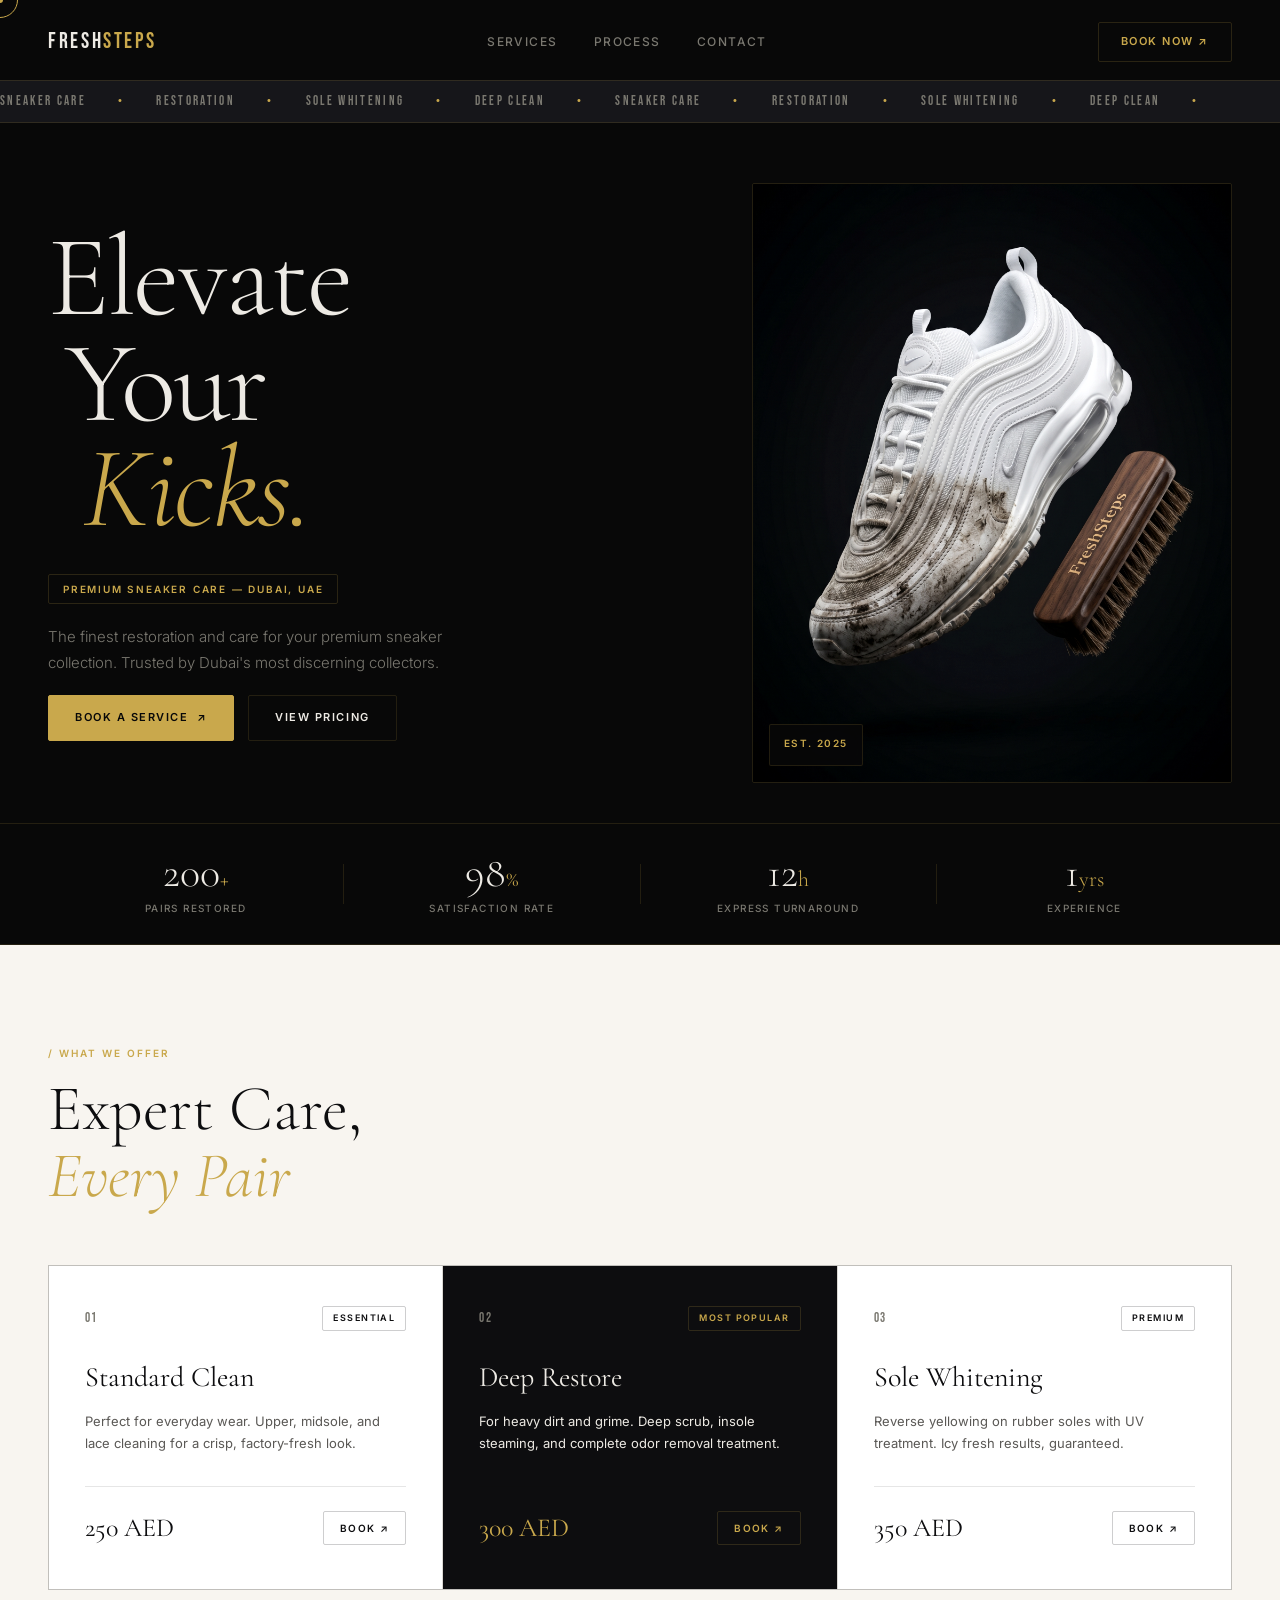
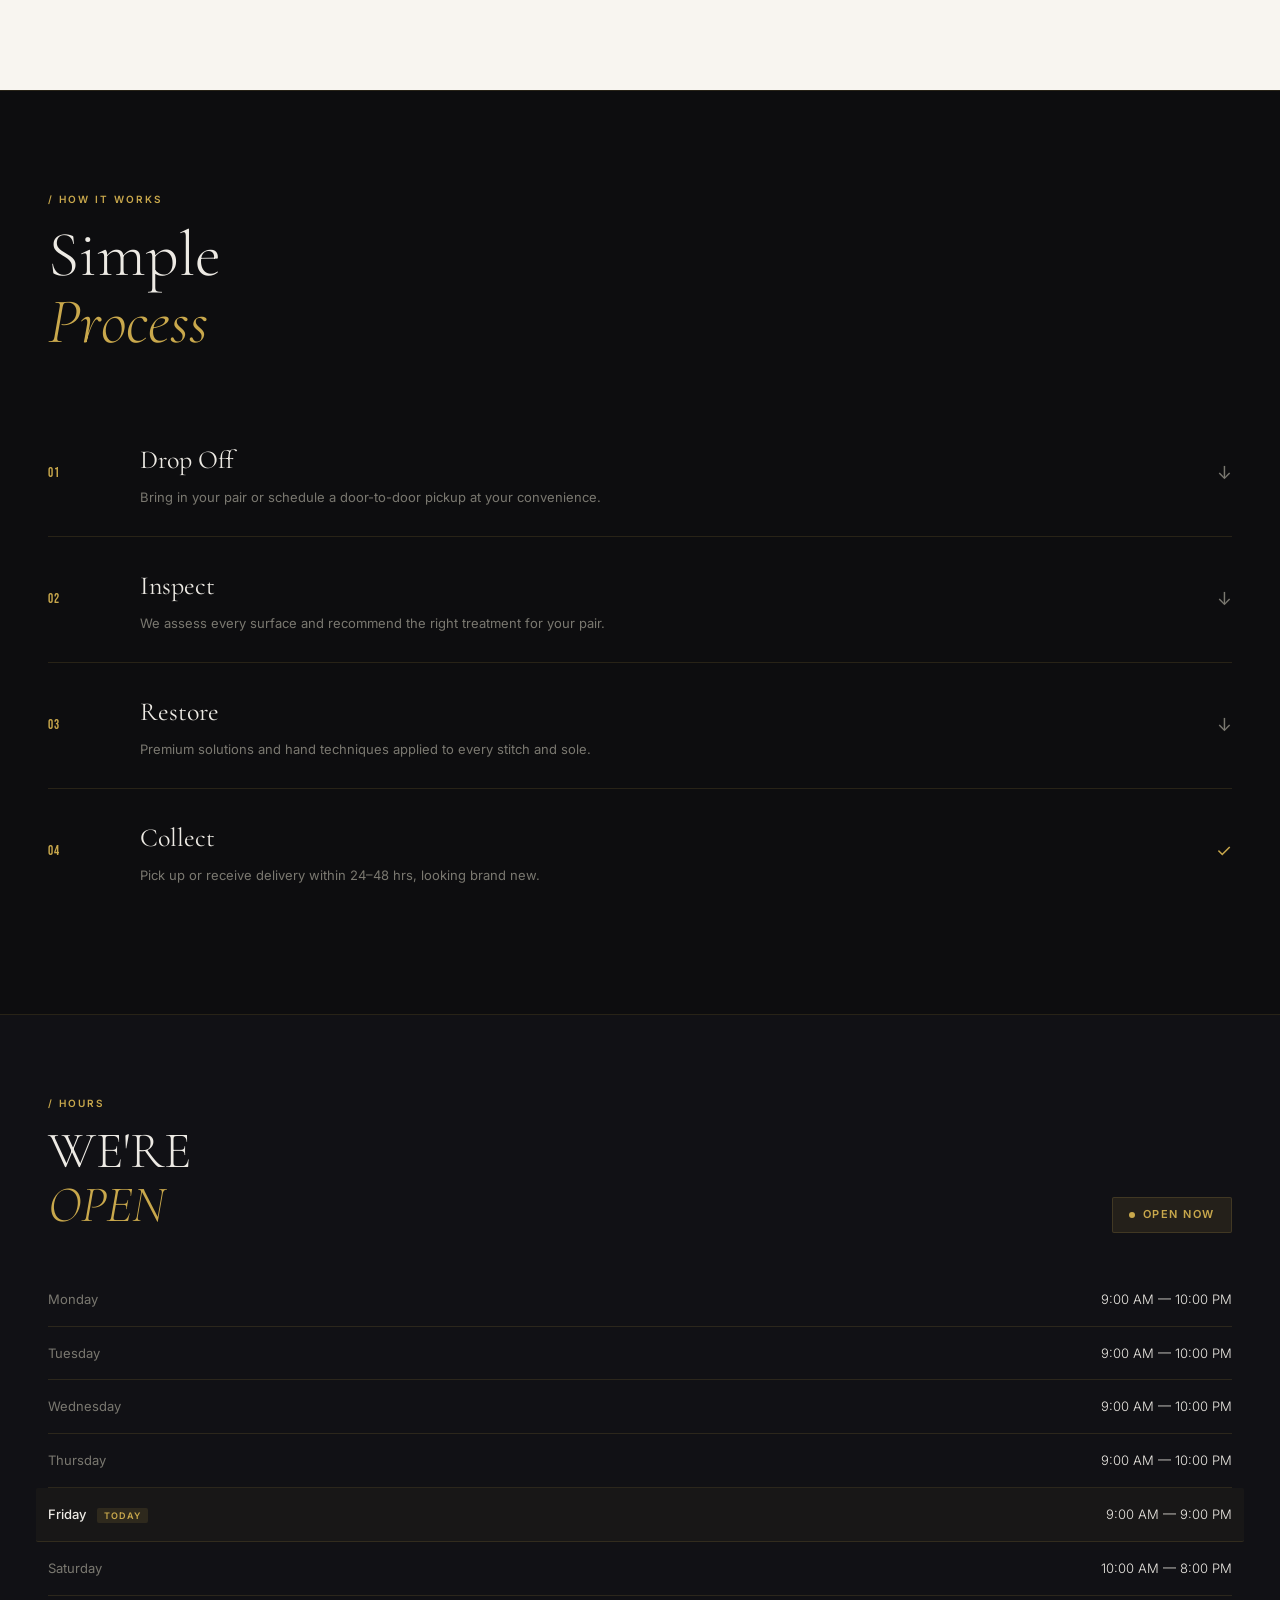
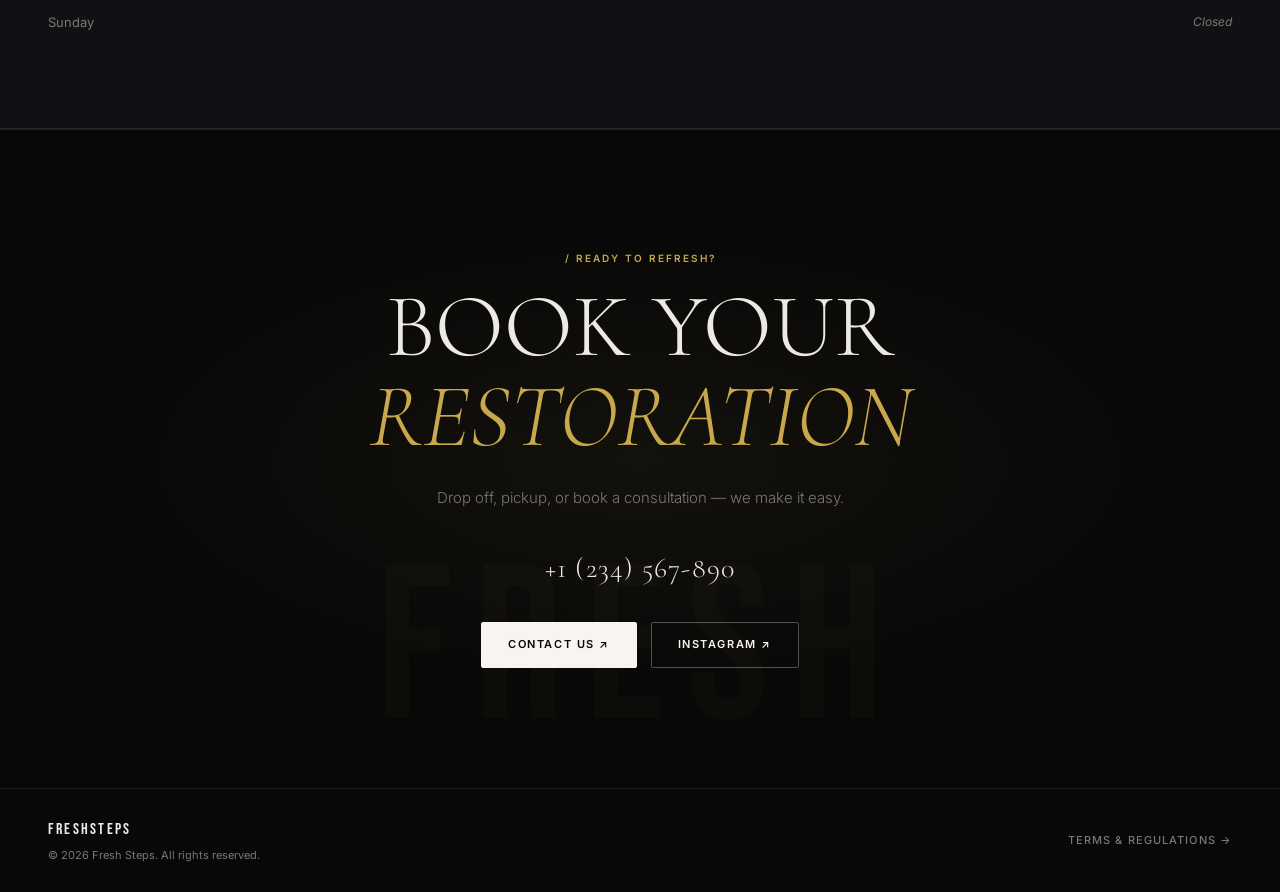
<file: index.html>
<!DOCTYPE html>
<html lang="en">
<head>
    <meta charset="UTF-8">
    <meta name="viewport" content="width=device-width, initial-scale=1.0">
    <title>FreshSteps | Premium Sneaker Care</title>
    <link rel="stylesheet" href="style.css">
    <link href="https://fonts.googleapis.com/css2?family=Cormorant+Garamond:ital,wght@0,300;0,400;0,500;0,600;1,300;1,400&family=Inter:wght@300;400;500;600&family=Bebas+Neue&display=swap" rel="stylesheet">
</head>
<body>

    <div class="cursor" id="cursor"></div>
    <div class="cursor-dot" id="cursorDot"></div>

    <!-- Navigation -->
    <header class="navbar" id="navbar">
        <div class="logo">FRESH<span>STEPS</span></div>
        <nav class="nav-links">
            <a href="#services">Services</a>
            <a href="#process">Process</a>
            <a href="#contact">Contact</a>
        </nav>
        <a href="#contact" class="nav-btn">Book Now <span class="btn-arrow">↗</span></a>
    </header>

    <main>

        <!-- Hero -->
        <section class="hero">
            <div class="hero-marquee-top">
                <div class="marquee-track">
                    <span>SNEAKER CARE</span><span class="dot">•</span>
                    <span>RESTORATION</span><span class="dot">•</span>
                    <span>SOLE WHITENING</span><span class="dot">•</span>
                    <span>DEEP CLEAN</span><span class="dot">•</span>
                    <span>SNEAKER CARE</span><span class="dot">•</span>
                    <span>RESTORATION</span><span class="dot">•</span>
                    <span>SOLE WHITENING</span><span class="dot">•</span>
                    <span>DEEP CLEAN</span><span class="dot">•</span>
                </div>
            </div>

            <div class="hero-body">
                <div class="hero-left">
                    <h1 class="hero-title">
                    <span class="line-1">Elevate</span>
                    <span class="line-2">Your</span>
                    <span class="line-3"><em>Kicks.</em></span>
                    </h1>
                    <div class="hero-sub-row">
                    <div class="hero-tag-pill">Premium Sneaker Care — Dubai, UAE</div>
                    <p class="hero-desc">The finest restoration and care for your premium sneaker collection. Trusted by Dubai's most discerning collectors.</p>
                    <div class="hero-btns">
                    <a href="#contact" class="btn btn-primary">Book a Service <span>↗</span></a>
                    <a href="#services" class="btn btn-ghost">View Pricing</a>
                    </div>
                    </div>
                </div>
                <div class="hero-right">
                    <div class="hero-img-wrap">
                    <img src="images/AM97TWT.jpeg" alt="Premium Sneakers" />
                    <div class="hero-img-tag">
                    <span class="tag-label">Est. 2025</span>
                    <span class="tag-rating"></span>
                    </div>
                    </div>
                </div>
            </div>

            <div class="hero-stats">
                <div class="stat-item">
                    <div class="stat-val">200<span>+</span></div>
                    <div class="stat-lbl">Pairs Restored</div>
                </div>
                <div class="stat-divider"></div>
                <div class="stat-item">
                    <div class="stat-val">98<span>%</span></div>
                    <div class="stat-lbl">Satisfaction Rate</div>
                </div>
                <div class="stat-divider"></div>
                <div class="stat-item">
                    <div class="stat-val">12<span>h</span></div>
                    <div class="stat-lbl">Express Turnaround</div>
                </div>
                <div class="stat-divider"></div>
                <div class="stat-item">
                    <div class="stat-val">1<span>yrs</span></div>
                    <div class="stat-lbl">Experience</div>
                </div>
            </div>
        </section>

        <!-- Services -->
        <section id="services" class="services-section">
            <div class="section-header">
                <span class="eyebrow">/ What we offer</span>
                <h2 class="section-title">Expert Care,<br><em>Every Pair</em></h2>
            </div>

            <div class="services-grid">
                <div class="service-card">
                    <div class="service-inner">
                    <div class="service-top">
                    <span class="service-num">01</span>
                    <span class="service-tag">Essential</span>
                    </div>
                    <h3>Standard Clean</h3>
                    <p>Perfect for everyday wear. Upper, midsole, and lace cleaning for a crisp, factory-fresh look.</p>
                    </div>
                    <div class="service-footer">
                    <span class="price">250 AED</span>
                    <a href="#contact" class="service-cta">Book ↗</a>
                    </div>
                </div>

                <div class="service-card featured-card">
                    <div class="service-inner">
                    <div class="service-top">
                    <span class="service-num">02</span>
                    <span class="service-tag featured-tag">Most Popular</span>
                    </div>
                    <h3>Deep Restore</h3>
                    <p>For heavy dirt and grime. Deep scrub, insole steaming, and complete odor removal treatment.</p>
                    </div>
                    <div class="service-footer">
                    <span class="price">300 AED</span>
                    <a href="#contact" class="service-cta">Book ↗</a>
                    </div>
                </div>

                <div class="service-card">
                    <div class="service-inner">
                    <div class="service-top">
                    <span class="service-num">03</span>
                    <span class="service-tag">Premium</span>
                    </div>
                    <h3>Sole Whitening</h3>
                    <p>Reverse yellowing on rubber soles with UV treatment. Icy fresh results, guaranteed.</p>
                    </div>
                    <div class="service-footer">
                    <span class="price">350 AED</span>
                    <a href="#contact" class="service-cta">Book ↗</a>
                    </div>
                </div>
            </div>
        </section>

        <!-- Process -->
        <section id="process" class="process-section">
            <div class="section-header light">
                <span class="eyebrow">/ How it works</span>
                <h2 class="section-title">Simple<br><em>Process</em></h2>
            </div>

            <div class="process-list">
                <div class="process-item">
                    <span class="process-num">01</span>
                    <div class="process-content">
                    <h3>Drop Off</h3>
                    <p>Bring in your pair or schedule a door-to-door pickup at your convenience.</p>
                    </div>
                    <div class="process-icon">↓</div>
                </div>
                <div class="process-item">
                    <span class="process-num">02</span>
                    <div class="process-content">
                    <h3>Inspect</h3>
                    <p>We assess every surface and recommend the right treatment for your pair.</p>
                    </div>
                    <div class="process-icon">↓</div>
                </div>
                <div class="process-item">
                    <span class="process-num">03</span>
                    <div class="process-content">
                    <h3>Restore</h3>
                    <p>Premium solutions and hand techniques applied to every stitch and sole.</p>
                    </div>
                    <div class="process-icon">↓</div>
                </div>
                <div class="process-item last">
                    <span class="process-num">04</span>
                    <div class="process-content">
                    <h3>Collect</h3>
                    <p>Pick up or receive delivery within 24–48 hrs, looking brand new.</p>
                    </div>
                    <div class="process-icon done">✓</div>
                </div>
            </div>
        </section>

        <!-- Hours -->
        <section id="hours" class="hours-section">
            <div class="hours-header">
                <div>
                    <span class="eyebrow">/ Hours</span>
                    <h2 class="hours-title">WE'RE<br><em>OPEN</em></h2>
                </div>
                <div class="hours-status" id="hoursStatus"></div>
            </div>
            <div class="hours-grid" id="hoursGrid"></div>
        </section>

        <!-- Contact / CTA -->
        <section id="contact" class="contact-section">
            <div class="contact-inner">
                <span class="eyebrow light-eye">/ Ready to refresh?</span>
                <h2 class="contact-title">BOOK YOUR<br><em>RESTORATION</em></h2>
                <p class="contact-sub">Drop off, pickup, or book a consultation — we make it easy.</p>
                <div class="phone-row">
                    <a class="phone-link">+1 (234) 567-890</a>
                </div>
                <div class="contact-btns">
                    <a href="https://m.me/yourpage" target="_blank" class="btn btn-white">Contact Us ↗</a>
                    <a href="https://wa.me/1234567890" target="_blank" class="btn btn-outline-white">Instagram ↗</a>
                </div>
            </div>
            <div class="contact-bg-text">FRESH</div>
        </section>

    </main>

    <footer class="footer">
        <div class="footer-left">
            <div class="footer-logo">FRESHSTEPS</div>
            <p class="footer-copy">&copy; <span id="year"></span> Fresh Steps. All rights reserved.</p>
        </div>
        <a href="terms.html" class="footer-terms">Terms &amp; Regulations →</a>
    </footer>

    <script src="script.js"></script>
    <script>
        const hoursData = [
            { day: 'Monday',    open: '09:00', close: '22:00' },
            { day: 'Tuesday',   open: '09:00', close: '22:00' },
            { day: 'Wednesday', open: '09:00', close: '22:00' },
            { day: 'Thursday',  open: '09:00', close: '22:00' },
            { day: 'Friday',    open: '09:00', close: '21:00' },
            { day: 'Saturday',  open: '10:00', close: '20:00' },
            { day: 'Sunday',    open: null,    close: null     },
        ];
        const now = new Date();
        const todayIdx = (now.getDay() + 6) % 7;
        const curMins = now.getHours() * 60 + now.getMinutes();
        const toMins = t => { const [h,m] = t.split(':').map(Number); return h*60+m; };
        const fmtTime = t => { const [h,m] = t.split(':').map(Number); const ap = h>=12?'PM':'AM'; return `${h%12||12}:${String(m).padStart(2,'0')} ${ap}`; };
        const hGrid = document.getElementById('hoursGrid');
        hoursData.forEach((h, i) => {
            const isToday = i === todayIdx;
            const row = document.createElement('div');
            row.className = 'hours-row' + (isToday ? ' today' : '');
            if (h.open) {
                row.innerHTML = `<span class="hours-day">${h.day}${isToday ? ' <span class="today-badge">Today</span>' : ''}</span><span class="hours-time">${fmtTime(h.open)} — ${fmtTime(h.close)}</span>`;
            } else {
                row.innerHTML = `<span class="hours-day">${h.day}${isToday ? ' <span class="today-badge">Today</span>' : ''}</span><span class="hours-closed">Closed</span>`;
            }
            hGrid.appendChild(row);
        });
        const todayH = hoursData[todayIdx];
        const statusEl = document.getElementById('hoursStatus');
        const isOpen = todayH.open && curMins >= toMins(todayH.open) && curMins < toMins(todayH.close);
        statusEl.className = 'hours-status ' + (isOpen ? 'status-open' : 'status-closed');
        statusEl.innerHTML = `<span class="status-dot ${isOpen ? 'dot-open' : 'dot-closed'}"></span>${isOpen ? 'Open Now' : 'Closed'}`;

        const cursor = document.getElementById('cursor');
        const dot = document.getElementById('cursorDot');
        let mx = 0, my = 0, cx = 0, cy = 0;
        document.addEventListener('mousemove', e => { mx = e.clientX; my = e.clientY; dot.style.transform = `translate(${mx}px,${my}px)`; });
        const lerp = (a, b, n) => a + (b - a) * n;
        (function loop() {
            cx = lerp(cx, mx, 0.12); cy = lerp(cy, my, 0.12);
            cursor.style.transform = `translate(${cx}px,${cy}px)`;
            requestAnimationFrame(loop);
        })();

        window.addEventListener('scroll', () => {
            document.getElementById('navbar').classList.toggle('scrolled', window.scrollY > 60);
        });

        const observer = new IntersectionObserver(entries => {
            entries.forEach((e, i) => {
                if (e.isIntersecting) { 
                    setTimeout(() => e.target.classList.add('visible'), e.target.dataset.delay || 0);
                }
            });
        }, { threshold: 0.1 });
        document.querySelectorAll('.service-card, .process-item, .stat-item').forEach((el, i) => {
            el.dataset.delay = i * 80;
            observer.observe(el);
        });
    </script>
</body>
</html>
</file>
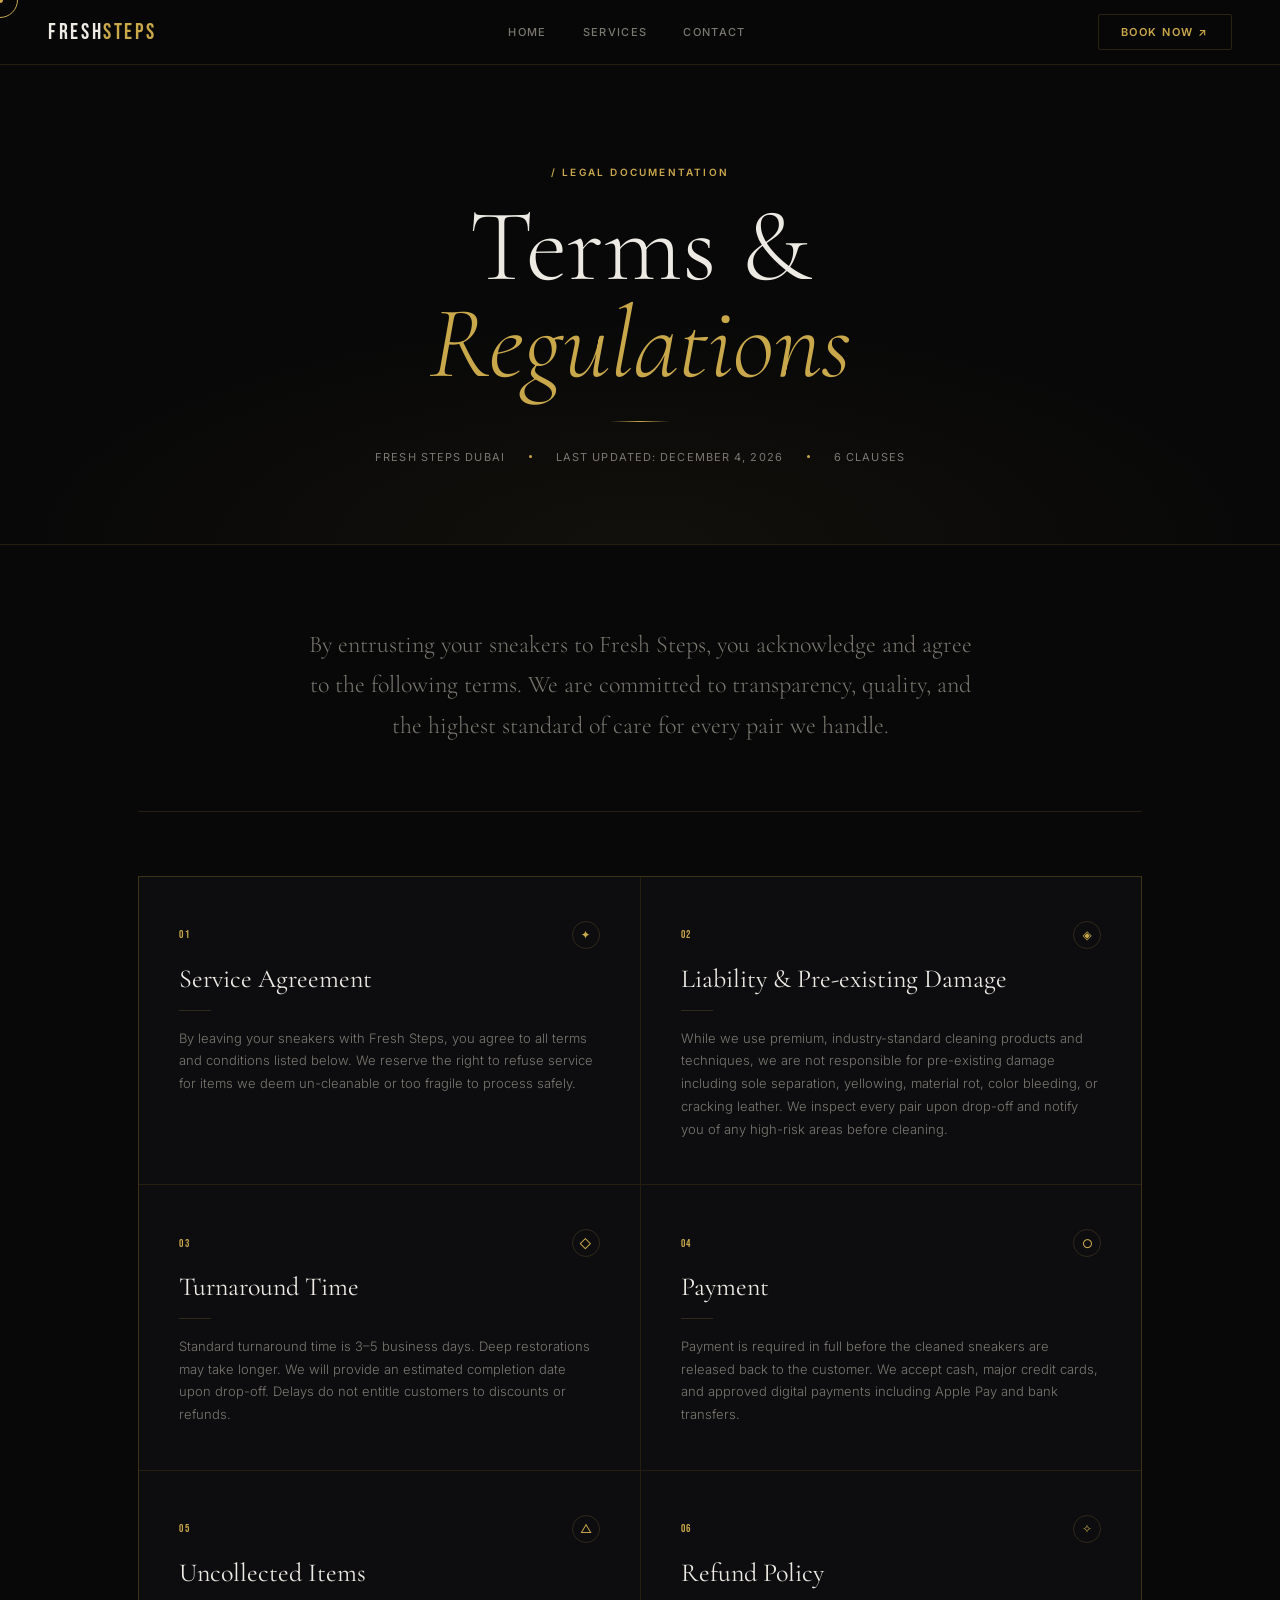
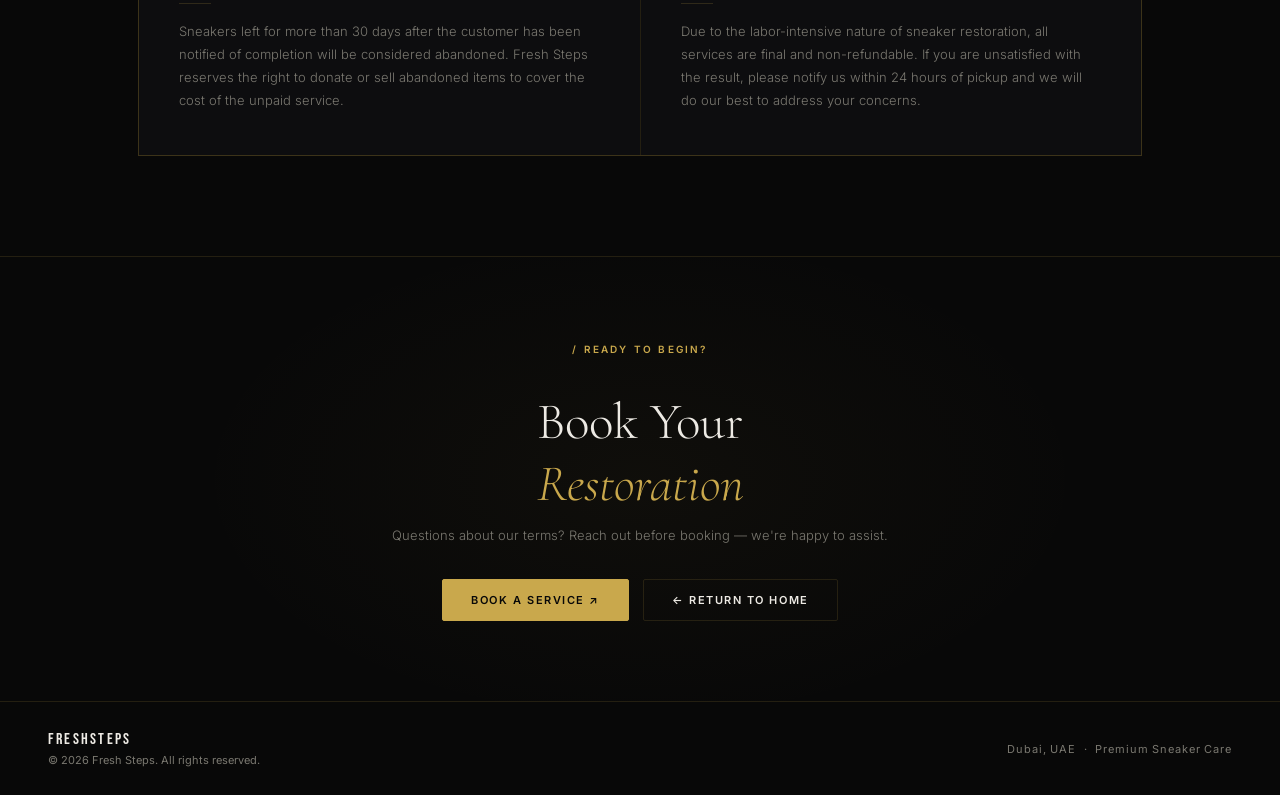
<file: terms.html>
<!DOCTYPE html>
<html lang="en">
<head>
    <meta charset="UTF-8">
    <meta name="viewport" content="width=device-width, initial-scale=1.0">
    <title>FreshSteps | Terms & Regulations</title>
    <link href="https://fonts.googleapis.com/css2?family=Cormorant+Garamond:ital,wght@0,300;0,400;0,500;0,600;1,300;1,400&family=Inter:wght@300;400;500;600&family=Bebas+Neue&display=swap" rel="stylesheet">
    <style>
        *, *::before, *::after { box-sizing: border-box; margin: 0; padding: 0; }

        :root {
            --gold:       #C9A84C;
            --gold-light: #E2C47A;
            --gold-dim:   rgba(201,168,76,0.18);
            --bg:         #080808;
            --bg-2:       #0D0D0F;
            --surface:    #16161A;
            --off-white:  #F8F5F0;
            --text:       #EDEAE4;
            --text-muted: #7A7870;
            --border:     rgba(201,168,76,0.14);
            --serif:      'Cormorant Garamond', Georgia, serif;
            --sans:       'Inter', system-ui, sans-serif;
            --display:    'Bebas Neue', sans-serif;
        }

        html { scroll-behavior: smooth; }

        body {
            font-family: var(--sans);
            background: var(--bg);
            color: var(--text);
            overflow-x: hidden;
            cursor: none;
            -webkit-font-smoothing: antialiased;
        }

        /* CURSOR */
        .cursor {
            position: fixed; top: -18px; left: -18px;
            width: 36px; height: 36px;
            border: 1.5px solid var(--gold);
            border-radius: 50%;
            pointer-events: none; z-index: 9999;
            transition: transform 0.08s;
        }
        .cursor-dot {
            position: fixed; top: -3px; left: -3px;
            width: 6px; height: 6px;
            background: var(--gold);
            border-radius: 50%;
            pointer-events: none; z-index: 10000;
        }

        /* NAVBAR */
        .navbar {
            position: fixed; top: 0; left: 0; right: 0; z-index: 100;
            display: flex; align-items: center; justify-content: space-between;
            padding: 14px 48px;
            background: rgba(8,8,8,0.92);
            backdrop-filter: blur(18px);
            border-bottom: 1px solid var(--border);
        }
        .logo { font-family: var(--display); font-size: 22px; letter-spacing: 0.12em; color: var(--text); text-decoration: none; }
        .logo span { color: var(--gold); }
        .nav-links { display: flex; gap: 36px; }
        .nav-links a {
            font-size: 11px; font-weight: 500; letter-spacing: 0.12em;
            text-transform: uppercase; color: var(--text-muted);
            text-decoration: none; transition: color 0.2s;
        }
        .nav-links a:hover { color: var(--gold); }
        .nav-btn {
            font-size: 11px; font-weight: 600; letter-spacing: 0.14em;
            text-transform: uppercase; color: var(--gold);
            border: 1px solid var(--gold-dim); padding: 10px 22px;
            border-radius: 2px; text-decoration: none;
            transition: background 0.2s, color 0.2s;
        }
        .nav-btn:hover { background: var(--gold); color: var(--bg); }

        /* HERO HEADER */
        .legal-hero {
            padding: 160px 48px 80px;
            text-align: center;
            background: var(--bg);
            border-bottom: 1px solid var(--border);
            position: relative;
            overflow: hidden;
        }
        .legal-hero::before {
            content: '';
            position: absolute; inset: 0;
            background: radial-gradient(ellipse 70% 60% at 50% 100%, rgba(201,168,76,0.05) 0%, transparent 70%);
            pointer-events: none;
        }
        .legal-hero-inner { position: relative; z-index: 1; }
        .eyebrow {
            display: inline-block;
            font-size: 10px; font-weight: 600; letter-spacing: 0.22em;
            text-transform: uppercase; color: var(--gold);
            margin-bottom: 20px;
        }
        .legal-title {
            font-family: var(--serif);
            font-size: clamp(56px, 8vw, 110px);
            font-weight: 300;
            line-height: 0.95;
            color: var(--text);
            margin-bottom: 28px;
        }
        .legal-title em { font-style: italic; color: var(--gold); }
        .legal-meta {
            display: flex; align-items: center; justify-content: center; gap: 24px;
            font-size: 11px; font-weight: 400; letter-spacing: 0.1em;
            text-transform: uppercase; color: var(--text-muted);
        }
        .legal-meta-dot { width: 3px; height: 3px; background: var(--gold); border-radius: 50%; }

        /* GOLD DIVIDER */
        .gold-divider {
            width: 60px; height: 1px;
            background: linear-gradient(90deg, transparent, var(--gold), transparent);
            margin: 0 auto;
        }

        /* TERMS BODY */
        .legal-body {
            max-width: 1100px;
            margin: 0 auto;
            padding: 80px 48px 100px;
        }

        /* Intro strip */
        .legal-intro {
            text-align: center;
            padding-bottom: 64px;
            border-bottom: 1px solid var(--border);
            margin-bottom: 64px;
        }
        .legal-intro p {
            font-family: var(--serif);
            font-size: clamp(18px, 2vw, 24px);
            font-weight: 300;
            color: var(--text-muted);
            line-height: 1.7;
            max-width: 680px;
            margin: 0 auto;
        }

        /* Terms grid — 2 columns */
        .terms-grid {
            display: grid;
            grid-template-columns: 1fr 1fr;
            gap: 1px;
            background: var(--border);
            border: 1px solid var(--border);
        }
        .term-card {
            background: var(--bg-2);
            padding: 44px 40px;
            display: flex;
            flex-direction: column;
            gap: 16px;
            transition: background 0.2s;
        }
        .term-card:hover { background: #111116; }
        .term-top {
            display: flex;
            align-items: center;
            justify-content: space-between;
        }
        .term-num {
            font-family: var(--display);
            font-size: 11px;
            letter-spacing: 0.18em;
            color: var(--gold);
        }
        .term-icon {
            width: 28px; height: 28px;
            border: 1px solid var(--gold-dim);
            border-radius: 50%;
            display: flex; align-items: center; justify-content: center;
            font-size: 12px;
            color: var(--gold);
        }
        .term-card h2 {
            font-family: var(--serif);
            font-size: 26px;
            font-weight: 400;
            color: var(--text);
            line-height: 1.1;
        }
        .term-divider {
            width: 32px; height: 1px;
            background: var(--gold-dim);
        }
        .term-card p {
            font-size: 13px;
            font-weight: 300;
            color: var(--text-muted);
            line-height: 1.75;
        }

        /* CTA Section */
        .legal-cta {
            text-align: center;
            padding: 80px 48px;
            border-top: 1px solid var(--border);
            background: var(--bg);
            position: relative;
            overflow: hidden;
        }
        .legal-cta::before {
            content: '';
            position: absolute; inset: 0;
            background: radial-gradient(ellipse 50% 80% at 50% 50%, rgba(201,168,76,0.04) 0%, transparent 70%);
            pointer-events: none;
        }
        .legal-cta-inner { position: relative; z-index: 1; }
        .legal-cta h3 {
            font-family: var(--serif);
            font-size: clamp(32px, 4vw, 52px);
            font-weight: 300;
            color: var(--text);
            margin: 16px 0 12px;
        }
        .legal-cta h3 em { font-style: italic; color: var(--gold); }
        .legal-cta p {
            font-size: 13px;
            color: var(--text-muted);
            margin-bottom: 36px;
            font-weight: 300;
        }
        .cta-btns { display: flex; gap: 14px; justify-content: center; flex-wrap: wrap; }
        .btn {
            display: inline-flex; align-items: center; gap: 8px;
            font-family: var(--sans);
            font-size: 11px; font-weight: 600;
            letter-spacing: 0.14em; text-transform: uppercase;
            text-decoration: none; padding: 13px 28px;
            border-radius: 2px; transition: all 0.22s;
            cursor: none;
        }
        .btn-primary { background: var(--gold); color: var(--bg); border: 1px solid var(--gold); }
        .btn-primary:hover { background: var(--gold-light); }
        .btn-ghost { background: transparent; color: var(--text); border: 1px solid var(--border); }
        .btn-ghost:hover { border-color: var(--gold); color: var(--gold); }

        /* FOOTER */
        .footer {
            display: flex; justify-content: space-between; align-items: center;
            padding: 28px 48px;
            border-top: 1px solid var(--border);
            background: var(--bg);
        }
        .footer-logo { font-family: var(--display); font-size: 16px; letter-spacing: 0.14em; color: var(--text); margin-bottom: 4px; }
        .footer-copy { font-size: 11px; color: var(--text-muted); }
        .footer-right { font-size: 11px; color: var(--text-muted); letter-spacing: 0.08em; }

        /* RESPONSIVE */
        @media (max-width: 860px) {
            .navbar { padding: 14px 24px; }
            .nav-links { display: none; }
            .legal-hero { padding: 130px 24px 60px; }
            .legal-body { padding: 60px 24px 80px; }
            .terms-grid { grid-template-columns: 1fr; }
            .legal-cta { padding: 60px 24px; }
            .footer { flex-direction: column; gap: 12px; text-align: center; padding: 24px; }
        }
    </style>
</head>
<body>

    <div class="cursor" id="cursor"></div>
    <div class="cursor-dot" id="cursorDot"></div>

    <!-- Navbar -->
    <header class="navbar">
        <a href="index.html" class="logo">FRESH<span>STEPS</span></a>
        <nav class="nav-links">
            <a href="index.html">Home</a>
            <a href="index.html#services">Services</a>
            <a href="index.html#contact">Contact</a>
        </nav>
        <a href="index.html#contact" class="nav-btn">Book Now ↗</a>
    </header>

    <main>

        <!-- Hero Header -->
        <section class="legal-hero">
            <div class="legal-hero-inner">
                <span class="eyebrow">/ Legal Documentation</span>
                <h1 class="legal-title">Terms &<br><em>Regulations</em></h1>
                <div class="gold-divider" style="margin-bottom:28px;"></div>
                <div class="legal-meta">
                    <span>Fresh Steps Dubai</span>
                    <span class="legal-meta-dot"></span>
                    <span>Last Updated: <span id="date"></span></span>
                    <span class="legal-meta-dot"></span>
                    <span>6 Clauses</span>
                </div>
            </div>
        </section>

        <!-- Intro -->
        <div class="legal-body">
            <div class="legal-intro">
                <p>By entrusting your sneakers to Fresh Steps, you acknowledge and agree to the following terms. We are committed to transparency, quality, and the highest standard of care for every pair we handle.</p>
            </div>

            <!-- Terms Grid -->
            <div class="terms-grid">

                <div class="term-card">
                    <div class="term-top">
                        <span class="term-num">01</span>
                        <div class="term-icon">✦</div>
                    </div>
                    <h2>Service Agreement</h2>
                    <div class="term-divider"></div>
                    <p>By leaving your sneakers with Fresh Steps, you agree to all terms and conditions listed below. We reserve the right to refuse service for items we deem un-cleanable or too fragile to process safely.</p>
                </div>

                <div class="term-card">
                    <div class="term-top">
                        <span class="term-num">02</span>
                        <div class="term-icon">◈</div>
                    </div>
                    <h2>Liability & Pre-existing Damage</h2>
                    <div class="term-divider"></div>
                    <p>While we use premium, industry-standard cleaning products and techniques, we are not responsible for pre-existing damage including sole separation, yellowing, material rot, color bleeding, or cracking leather. We inspect every pair upon drop-off and notify you of any high-risk areas before cleaning.</p>
                </div>

                <div class="term-card">
                    <div class="term-top">
                        <span class="term-num">03</span>
                        <div class="term-icon">◇</div>
                    </div>
                    <h2>Turnaround Time</h2>
                    <div class="term-divider"></div>
                    <p>Standard turnaround time is 3–5 business days. Deep restorations may take longer. We will provide an estimated completion date upon drop-off. Delays do not entitle customers to discounts or refunds.</p>
                </div>

                <div class="term-card">
                    <div class="term-top">
                        <span class="term-num">04</span>
                        <div class="term-icon">○</div>
                    </div>
                    <h2>Payment</h2>
                    <div class="term-divider"></div>
                    <p>Payment is required in full before the cleaned sneakers are released back to the customer. We accept cash, major credit cards, and approved digital payments including Apple Pay and bank transfers.</p>
                </div>

                <div class="term-card">
                    <div class="term-top">
                        <span class="term-num">05</span>
                        <div class="term-icon">△</div>
                    </div>
                    <h2>Uncollected Items</h2>
                    <div class="term-divider"></div>
                    <p>Sneakers left for more than 30 days after the customer has been notified of completion will be considered abandoned. Fresh Steps reserves the right to donate or sell abandoned items to cover the cost of the unpaid service.</p>
                </div>

                <div class="term-card">
                    <div class="term-top">
                        <span class="term-num">06</span>
                        <div class="term-icon">✧</div>
                    </div>
                    <h2>Refund Policy</h2>
                    <div class="term-divider"></div>
                    <p>Due to the labor-intensive nature of sneaker restoration, all services are final and non-refundable. If you are unsatisfied with the result, please notify us within 24 hours of pickup and we will do our best to address your concerns.</p>
                </div>

            </div>
        </div>

        <!-- CTA -->
        <section class="legal-cta">
            <div class="legal-cta-inner">
                <span class="eyebrow">/ Ready to begin?</span>
                <h3>Book Your<br><em>Restoration</em></h3>
                <p>Questions about our terms? Reach out before booking — we're happy to assist.</p>
                <div class="cta-btns">
                    <a href="index.html#contact" class="btn btn-primary">Book a Service ↗</a>
                    <a href="index.html" class="btn btn-ghost">← Return to Home</a>
                </div>
            </div>
        </section>

    </main>

    <!-- Footer -->
    <footer class="footer">
        <div class="footer-left">
            <div class="footer-logo">FRESHSTEPS</div>
            <p class="footer-copy">© <span id="year"></span> Fresh Steps. All rights reserved.</p>
        </div>
        <div class="footer-right">Dubai, UAE  ·  Premium Sneaker Care</div>
    </footer>

    <script>
        // Dates
        const yearEl = document.getElementById('year');
        if (yearEl) yearEl.textContent = new Date().getFullYear();
        const dateEl = document.getElementById('date');
        if (dateEl) dateEl.textContent = new Date().toLocaleDateString('en-US', { year: 'numeric', month: 'long', day: 'numeric' });

        // Custom cursor
        const cursor = document.getElementById('cursor');
        const dot = document.getElementById('cursorDot');
        let mx = 0, my = 0, cx = 0, cy = 0;
        document.addEventListener('mousemove', e => {
            mx = e.clientX; my = e.clientY;
            dot.style.transform = `translate(${mx}px,${my}px)`;
        });
        const lerp = (a, b, n) => a + (b - a) * n;
        (function loop() {
            cx = lerp(cx, mx, 0.12); cy = lerp(cy, my, 0.12);
            cursor.style.transform = `translate(${cx}px,${cy}px)`;
            requestAnimationFrame(loop);
        })();
    </script>

</body>
</html>
</file>
<file: style.css>
/* ============================================================
   FRESHSTEPS — PREMIUM DUBAI LUXURY REDESIGN
   ============================================================ */

/* ---------- FONTS ---------- */
@import url('https://fonts.googleapis.com/css2?family=Cormorant+Garamond:ital,wght@0,300;0,400;0,500;0,600;1,300;1,400&family=Inter:wght@300;400;500;600&family=Bebas+Neue&display=swap');

/* ---------- RESET & BASE ---------- */
*, *::before, *::after { box-sizing: border-box; margin: 0; padding: 0; }

:root {
  --gold:        #C9A84C;
  --gold-light:  #E2C47A;
  --gold-dim:    rgba(201,168,76,0.18);
  --bg:          #080808;
  --bg-2:        #0D0D0F;
  --bg-3:        #111115;
  --surface:     #16161A;
  --surface-2:   #1C1C22;
  --off-white:   #F8F5F0;
  --text:        #EDEAE4;
  --text-muted:  #7A7870;
  --border:      rgba(201,168,76,0.14);
  --serif:       'Cormorant Garamond', Georgia, serif;
  --sans:        'Inter', system-ui, sans-serif;
  --display:     'Bebas Neue', sans-serif;
}

html { scroll-behavior: smooth; }

body {
  font-family: var(--sans);
  background: var(--bg);
  color: var(--text);
  overflow-x: hidden;
  cursor: none;
  font-size: 15px;
  line-height: 1.6;
  -webkit-font-smoothing: antialiased;
}

/* ---------- CUSTOM CURSOR ---------- */
.cursor {
  position: fixed; top: -18px; left: -18px;
  width: 36px; height: 36px;
  border: 1.5px solid var(--gold);
  border-radius: 50%;
  pointer-events: none; z-index: 9999;
  transition: transform 0.08s, opacity 0.2s, width 0.2s, height 0.2s;
  mix-blend-mode: normal;
}
.cursor-dot {
  position: fixed; top: -3px; left: -3px;
  width: 6px; height: 6px;
  background: var(--gold);
  border-radius: 50%;
  pointer-events: none; z-index: 10000;
}
a:hover ~ .cursor, button:hover ~ .cursor { transform: scale(1.6); opacity: 0.5; }

/* ---------- NAVBAR ---------- */
.navbar {
  position: fixed; top: 0; left: 0; right: 0; z-index: 100;
  display: flex; align-items: center; justify-content: space-between;
  padding: 22px 48px;
  transition: background 0.4s, padding 0.3s, border-bottom 0.3s;
}
.navbar.scrolled {
  background: rgba(8,8,8,0.92);
  backdrop-filter: blur(18px);
  padding: 14px 48px;
  border-bottom: 1px solid var(--border);
}
.logo {
  font-family: var(--display);
  font-size: 22px;
  letter-spacing: 0.12em;
  color: var(--text);
}
.logo span { color: var(--gold); }
.nav-links { display: flex; gap: 36px; }
.nav-links a {
  font-family: var(--sans);
  font-size: 12px;
  font-weight: 500;
  letter-spacing: 0.12em;
  text-transform: uppercase;
  color: var(--text-muted);
  text-decoration: none;
  transition: color 0.2s;
}
.nav-links a:hover { color: var(--gold); }
.nav-btn {
  font-family: var(--sans);
  font-size: 11px;
  font-weight: 600;
  letter-spacing: 0.14em;
  text-transform: uppercase;
  color: var(--gold);
  border: 1px solid var(--gold-dim);
  padding: 10px 22px;
  border-radius: 2px;
  text-decoration: none;
  transition: background 0.2s, color 0.2s;
}
.nav-btn:hover { background: var(--gold); color: var(--bg); }

/* ---------- HERO ---------- */
.hero {
  min-height: 100vh;
  display: flex; flex-direction: column;
  padding-top: 80px;
  background: var(--bg);
  border-bottom: 1px solid var(--border);
}

/* Marquee */
.hero-marquee-top {
  overflow: hidden;
  border-top: 1px solid var(--border);
  border-bottom: 1px solid var(--border);
  background: var(--surface);
  padding: 10px 0;
}
.marquee-track {
  display: flex; gap: 32px;
  white-space: nowrap;
  animation: marquee 22s linear infinite;
  width: max-content;
}
.marquee-track span {
  font-family: var(--display);
  font-size: 13px;
  letter-spacing: 0.18em;
  color: var(--text-muted);
}
.marquee-track .dot { color: var(--gold); }
@keyframes marquee { from { transform: translateX(0); } to { transform: translateX(-50%); } }

/* Hero body */
.hero-body {
  flex: 1;
  display: grid;
  grid-template-columns: 1fr 1fr;
  gap: 0;
  padding: 60px 48px 40px;
  align-items: center;
}
.hero-left { display: flex; flex-direction: column; gap: 32px; }

.hero-title {
  font-family: var(--serif);
  font-size: clamp(72px, 9vw, 130px);
  font-weight: 300;
  line-height: 0.92;
  letter-spacing: -0.02em;
  color: var(--text);
}
.hero-title em {
  font-style: italic;
  color: var(--gold);
}
.hero-title .line-1 { display: block; }
.hero-title .line-2 { display: block; padding-left: 0.15em; }
.hero-title .line-3 { display: block; padding-left: 0.3em; }

.hero-sub-row { display: flex; flex-direction: column; gap: 20px; max-width: 440px; }

.hero-tag-pill {
  display: inline-block;
  font-size: 10px;
  font-weight: 600;
  letter-spacing: 0.18em;
  text-transform: uppercase;
  color: var(--gold);
  border: 1px solid var(--gold-dim);
  padding: 6px 14px;
  border-radius: 2px;
  width: fit-content;
}
.hero-desc {
  font-size: 15px;
  font-weight: 300;
  color: var(--text-muted);
  line-height: 1.7;
}
.hero-btns { display: flex; gap: 14px; flex-wrap: wrap; }

/* Buttons */
.btn {
  display: inline-flex; align-items: center; gap: 8px;
  font-family: var(--sans);
  font-size: 11px;
  font-weight: 600;
  letter-spacing: 0.14em;
  text-transform: uppercase;
  text-decoration: none;
  padding: 13px 26px;
  border-radius: 2px;
  transition: all 0.22s;
  cursor: none;
}
.btn-primary { background: var(--gold); color: var(--bg); border: 1px solid var(--gold); }
.btn-primary:hover { background: var(--gold-light); border-color: var(--gold-light); }
.btn-ghost { background: transparent; color: var(--text); border: 1px solid var(--border); }
.btn-ghost:hover { border-color: var(--gold); color: var(--gold); }
.btn-white { background: var(--off-white); color: var(--bg); border: 1px solid var(--off-white); }
.btn-white:hover { background: #fff; }
.btn-outline-white { background: transparent; color: var(--off-white); border: 1px solid rgba(248,245,240,0.3); }
.btn-outline-white:hover { border-color: var(--off-white); }

/* Hero image */
.hero-right { display: flex; justify-content: flex-end; align-items: center; }
.hero-img-wrap {
  position: relative;
  width: 100%; max-width: 480px;
  aspect-ratio: 4/5;
  border: 1px solid var(--border);
  overflow: hidden;
  border-radius: 2px;
}
.hero-img-wrap img {
  width: 100%; height: 100%;
  object-fit: cover;
  filter: grayscale(15%) contrast(1.05);
  transition: transform 0.6s ease;
}
.hero-img-wrap:hover img { transform: scale(1.04); }
.hero-img-tag {
  position: absolute; bottom: 16px; left: 16px;
  display: flex; flex-direction: column; gap: 4px;
  background: rgba(8,8,8,0.75);
  backdrop-filter: blur(8px);
  border: 1px solid var(--border);
  padding: 10px 14px;
  border-radius: 2px;
}
.tag-label { font-size: 10px; font-weight: 600; letter-spacing: 0.14em; text-transform: uppercase; color: var(--gold); }
.tag-rating { font-size: 11px; color: var(--text-muted); }

/* Hero stats */
.hero-stats {
  display: flex; align-items: center;
  padding: 28px 48px;
  border-top: 1px solid var(--border);
  gap: 0;
}
.stat-item {
  flex: 1; text-align: center;
  opacity: 0; transform: translateY(16px);
  transition: opacity 0.5s, transform 0.5s;
}
.stat-item.visible { opacity: 1; transform: none; }
.stat-val {
  font-family: var(--serif);
  font-size: 42px;
  font-weight: 300;
  color: var(--text);
  line-height: 1;
}
.stat-val span { font-size: 22px; color: var(--gold); }
.stat-lbl { font-size: 10px; font-weight: 500; letter-spacing: 0.14em; text-transform: uppercase; color: var(--text-muted); margin-top: 6px; }
.stat-divider { width: 1px; height: 40px; background: var(--border); }

/* ---------- SERVICES ---------- */
.services-section {
  padding: 100px 48px;
  background: var(--off-white);
}
.section-header { margin-bottom: 56px; }
.eyebrow {
  display: block;
  font-size: 10px;
  font-weight: 600;
  letter-spacing: 0.2em;
  text-transform: uppercase;
  color: var(--gold);
  margin-bottom: 14px;
}
.section-title {
  font-family: var(--serif);
  font-size: clamp(42px, 5vw, 72px);
  font-weight: 300;
  line-height: 1.05;
  color: #0D0D0F;
}
.section-title em { font-style: italic; color: var(--gold); }
.section-header.light .section-title { color: var(--text); }
.section-header.light .eyebrow { color: var(--gold); }

.services-grid {
  display: grid;
  grid-template-columns: repeat(3, 1fr);
  gap: 1px;
  background: rgba(13,13,15,0.12);
  border: 1px solid rgba(13,13,15,0.12);
}
.service-card {
  background: #fff;
  padding: 40px 36px;
  display: flex; flex-direction: column; justify-content: space-between;
  min-height: 320px;
  opacity: 0; transform: translateY(20px);
  transition: opacity 0.5s, transform 0.5s, background 0.2s;
}
.service-card.visible { opacity: 1; transform: none; }
.service-card:hover { background: #FDFAF5; }
.featured-card { background: #0D0D0F !important; }
.featured-card:hover { background: #111115 !important; }
.featured-card h3, .featured-card p { color: var(--text) !important; }
.featured-card .price { color: var(--gold) !important; }
.featured-card .service-cta { color: var(--gold) !important; border-color: var(--gold-dim) !important; }
.featured-card .service-cta:hover { background: var(--gold) !important; color: var(--bg) !important; }

.service-inner { flex: 1; }
.service-top { display: flex; justify-content: space-between; align-items: center; margin-bottom: 24px; }
.service-num { font-family: var(--display); font-size: 13px; letter-spacing: 0.1em; color: var(--text-muted); }
.service-tag {
  font-size: 9px; font-weight: 600; letter-spacing: 0.16em; text-transform: uppercase;
  color: #0D0D0F; border: 1px solid rgba(13,13,15,0.2);
  padding: 4px 10px; border-radius: 2px;
}
.featured-tag { color: var(--gold) !important; border-color: var(--gold-dim) !important; }
.service-card h3 {
  font-family: var(--serif);
  font-size: 28px; font-weight: 400;
  color: #0D0D0F; margin-bottom: 12px;
}
.service-card p { font-size: 13px; color: #5A5855; line-height: 1.65; }
.service-footer { display: flex; justify-content: space-between; align-items: center; margin-top: 32px; padding-top: 20px; border-top: 1px solid rgba(13,13,15,0.1); }
.price { font-family: var(--serif); font-size: 26px; font-weight: 400; color: #0D0D0F; }
.service-cta {
  font-size: 10px; font-weight: 600; letter-spacing: 0.14em; text-transform: uppercase;
  color: #0D0D0F; border: 1px solid rgba(13,13,15,0.2);
  padding: 8px 16px; border-radius: 2px; text-decoration: none;
  transition: background 0.2s, color 0.2s;
}
.service-cta:hover { background: #0D0D0F; color: #fff; }

/* ---------- PROCESS ---------- */
.process-section {
  padding: 100px 48px;
  background: var(--bg-2);
  border-top: 1px solid var(--border);
  border-bottom: 1px solid var(--border);
}
.process-list { display: flex; flex-direction: column; gap: 0; margin-top: 56px; }
.process-item {
  display: grid;
  grid-template-columns: 60px 1fr 40px;
  align-items: center;
  gap: 32px;
  padding: 28px 0;
  border-bottom: 1px solid var(--border);
  opacity: 0; transform: translateX(-16px);
  transition: opacity 0.5s, transform 0.5s;
}
.process-item.visible { opacity: 1; transform: none; }
.process-item.last { border-bottom: none; }
.process-num { font-family: var(--display); font-size: 13px; letter-spacing: 0.1em; color: var(--gold); }
.process-content h3 { font-family: var(--serif); font-size: 26px; font-weight: 400; color: var(--text); margin-bottom: 6px; }
.process-content p { font-size: 13px; color: var(--text-muted); line-height: 1.65; }
.process-icon { font-size: 18px; color: var(--text-muted); text-align: right; }
.process-icon.done { color: var(--gold); }

/* ---------- HOURS ---------- */
.hours-section {
  padding: 80px 48px;
  background: var(--bg-3);
  border-bottom: 1px solid var(--border);
}
.hours-header { display: flex; justify-content: space-between; align-items: flex-end; margin-bottom: 40px; }
.hours-title {
  font-family: var(--serif);
  font-size: clamp(36px, 4vw, 60px);
  font-weight: 300;
  color: var(--text);
  line-height: 1.05;
}
.hours-title em { font-style: italic; color: var(--gold); }
.hours-status {
  display: flex; align-items: center; gap: 8px;
  font-size: 11px; font-weight: 600; letter-spacing: 0.14em; text-transform: uppercase;
  padding: 8px 16px; border-radius: 2px;
}
.status-open { background: rgba(201,168,76,0.1); color: var(--gold); border: 1px solid var(--gold-dim); }
.status-closed { background: rgba(255,255,255,0.04); color: var(--text-muted); border: 1px solid var(--border); }
.status-dot { width: 6px; height: 6px; border-radius: 50%; display: inline-block; }
.dot-open { background: var(--gold); }
.dot-closed { background: var(--text-muted); }
.hours-grid { display: flex; flex-direction: column; gap: 0; }
.hours-row {
  display: flex; justify-content: space-between; align-items: center;
  padding: 16px 0;
  border-bottom: 1px solid var(--border);
  font-size: 13px;
}
.hours-row:last-child { border-bottom: none; }
.hours-row.today { background: rgba(201,168,76,0.04); padding-left: 12px; padding-right: 12px; margin: 0 -12px; border-radius: 2px; }
.hours-day { color: var(--text-muted); font-weight: 400; }
.hours-row.today .hours-day { color: var(--text); font-weight: 500; }
.today-badge {
  font-size: 9px; font-weight: 600; letter-spacing: 0.12em; text-transform: uppercase;
  color: var(--gold); background: rgba(201,168,76,0.12);
  padding: 2px 7px; border-radius: 2px; margin-left: 8px;
}
.hours-time { color: var(--text); font-weight: 300; }
.hours-closed { color: var(--text-muted); font-style: italic; font-size: 12px; }

/* ---------- CONTACT ---------- */
.contact-section {
  position: relative; overflow: hidden;
  padding: 120px 48px;
  background: var(--bg);
  text-align: center;
  border-top: 1px solid var(--border);
}
.contact-section::before {
  content: '';
  position: absolute; inset: 0;
  background: radial-gradient(ellipse 60% 50% at 50% 50%, rgba(201,168,76,0.06) 0%, transparent 70%);
  pointer-events: none;
}
.contact-inner { position: relative; z-index: 1; }
.light-eye { color: var(--gold); }
.contact-title {
  font-family: var(--serif);
  font-size: clamp(52px, 7vw, 100px);
  font-weight: 300;
  color: var(--text);
  line-height: 1;
  margin: 16px 0 24px;
}
.contact-title em { font-style: italic; color: var(--gold); }
.contact-sub { font-size: 15px; color: var(--text-muted); font-weight: 300; margin-bottom: 36px; }
.phone-row { margin-bottom: 32px; }
.phone-link {
  font-family: var(--serif);
  font-size: 28px; font-weight: 300;
  color: var(--text);
  text-decoration: none;
  letter-spacing: 0.04em;
  transition: color 0.2s;
}
.phone-link:hover { color: var(--gold); }
.contact-btns { display: flex; gap: 14px; justify-content: center; flex-wrap: wrap; }
.contact-bg-text {
  position: absolute; bottom: -40px; left: 50%; transform: translateX(-50%);
  font-family: var(--display);
  font-size: clamp(120px, 18vw, 220px);
  color: rgba(201,168,76,0.03);
  white-space: nowrap;
  pointer-events: none;
  letter-spacing: 0.1em;
  z-index: 0;
}

/* ---------- FOOTER ---------- */
.footer {
  display: flex; justify-content: space-between; align-items: center;
  padding: 28px 48px;
  border-top: 1px solid var(--border);
  background: var(--bg);
}
.footer-logo { font-family: var(--display); font-size: 16px; letter-spacing: 0.14em; color: var(--text); margin-bottom: 4px; }
.footer-copy { font-size: 11px; color: var(--text-muted); }
.footer-terms {
  font-size: 11px; font-weight: 500; letter-spacing: 0.1em; text-transform: uppercase;
  color: var(--text-muted); text-decoration: none;
  transition: color 0.2s;
}
.footer-terms:hover { color: var(--gold); }

/* ---------- RESPONSIVE ---------- */
@media (max-width: 900px) {
  .navbar { padding: 18px 24px; }
  .navbar.scrolled { padding: 12px 24px; }
  .nav-links { display: none; }
  .hero-body { grid-template-columns: 1fr; padding: 40px 24px 32px; gap: 40px; }
  .hero-right { justify-content: center; }
  .hero-img-wrap { max-width: 340px; }
  .hero-stats { padding: 20px 24px; flex-wrap: wrap; gap: 16px; }
  .stat-divider { display: none; }
  .stat-item { flex: 1 1 40%; }
  .services-section, .process-section, .hours-section, .contact-section { padding: 70px 24px; }
  .services-grid { grid-template-columns: 1fr; }
  .footer { flex-direction: column; gap: 12px; text-align: center; padding: 24px; }
}
</file>
